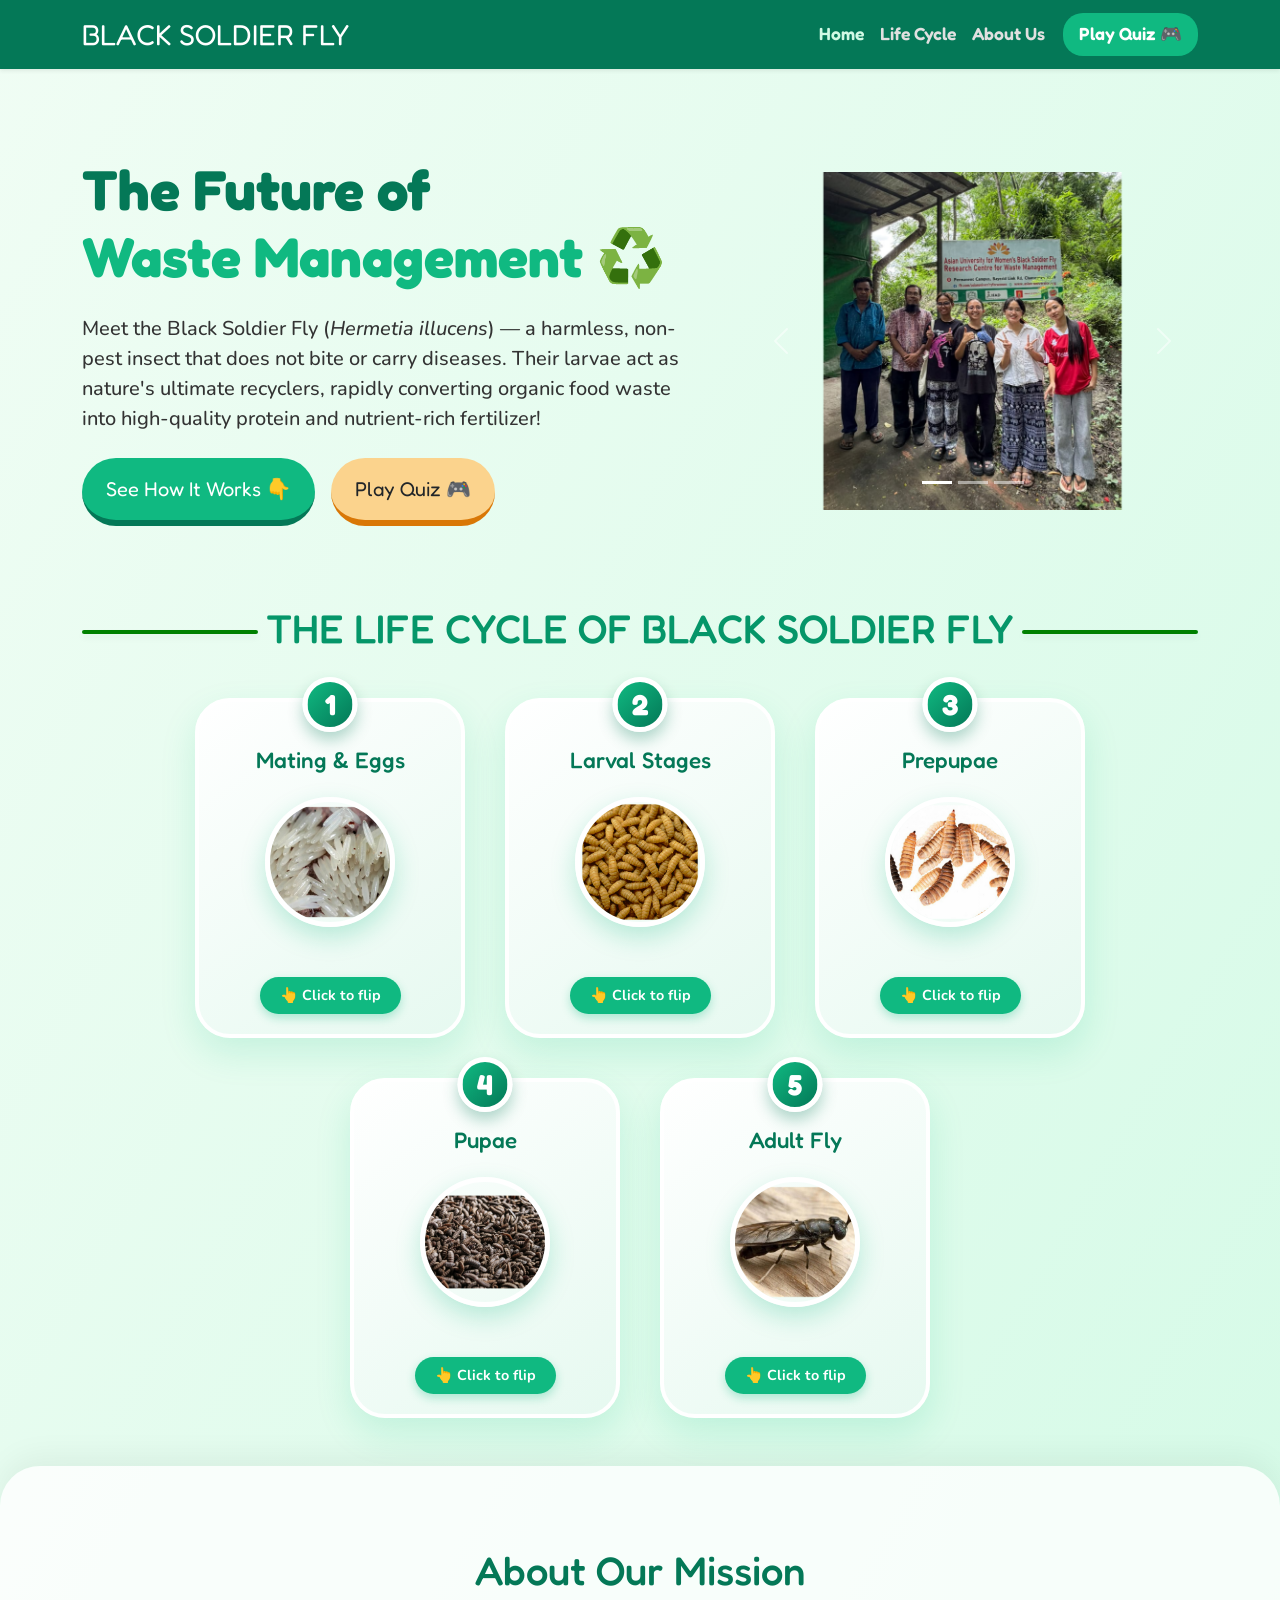
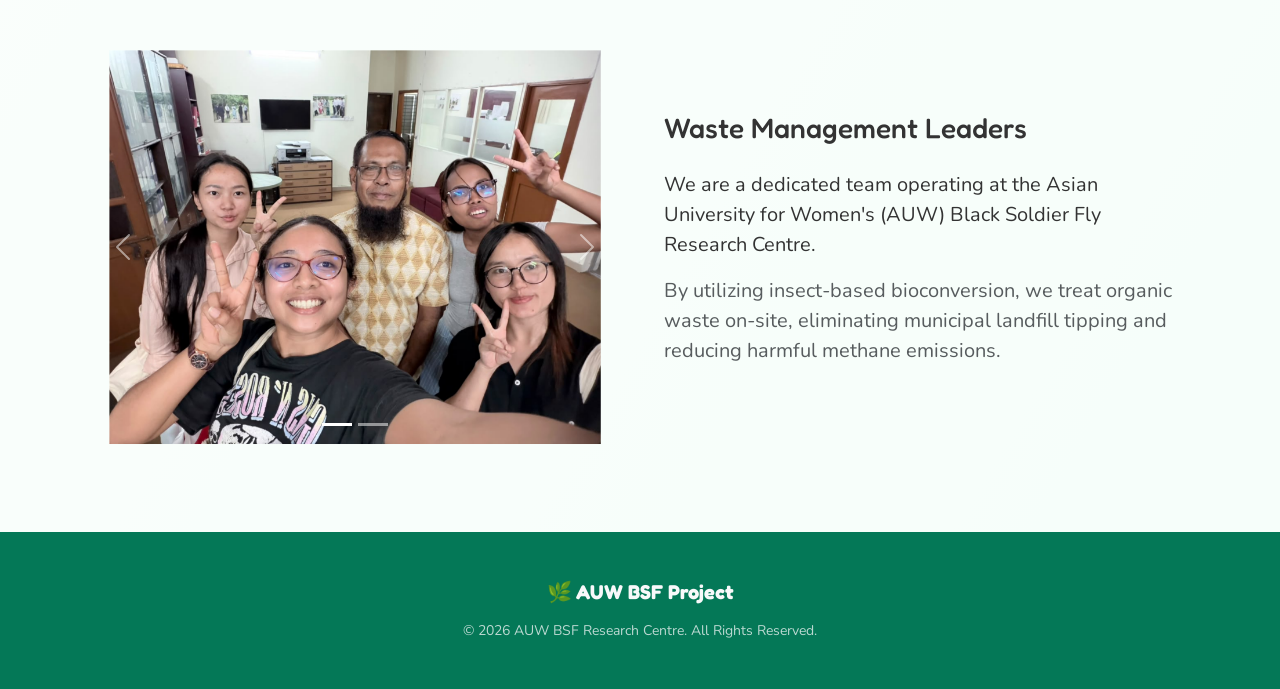
<file: index.html>
<!doctype html>
<html lang="en">
  <head>
    <meta charset="UTF-8" />
    <meta name="viewport" content="width=device-width, initial-scale=1.0" />
    <title>BSF Eco Project</title>

    <!-- Offline Bootstrap 5 CSS -->
    <link href="css/bootstrap.min.css" rel="stylesheet" />
    <!-- Fun Google Fonts -->
    <link
      href="https://fonts.googleapis.com/css2?family=Fredoka:wght@500;600;700&family=Nunito:wght@400;600;700;800&display=swap"
      rel="stylesheet"
    />
    <!-- Cleaned External CSS -->
    <link href="css/index.css" rel="stylesheet" />
  </head>
  <body data-bs-spy="scroll" data-bs-target=".navbar" data-bs-offset="80">
    <!-- Responsive Navigation Bar -->
    <nav class="navbar navbar-expand-lg fixed-top shadow-sm">
      <div class="container">
        <a class="navbar-brand font-display" href="#home">
          <!-- Shows only on medium and larger screens (Tablets/Desktops) -->
          <span class="d-none d-md-inline">BLACK SOLDIER FLY</span>
          <span class="d-inline d-md-none">BSF</span>
        </a>
        <button
          class="navbar-toggler custom-toggler"
          type="button"
          data-bs-toggle="collapse"
          data-bs-target="#navbarNav"
        >
          <span class="navbar-toggler-icon"></span>
        </button>
        <div
          class="collapse navbar-collapse justify-content-end"
          id="navbarNav"
        >
          <ul class="navbar-nav">
            <li class="nav-item">
              <a class="nav-link font-display" href="#home">Home</a>
            </li>
            <li class="nav-item">
              <a class="nav-link font-display" href="#process">Life Cycle</a>
            </li>
            <li class="nav-item">
              <a class="nav-link font-display" href="#about">About Us</a>
            </li>
            <li class="nav-item">
              <a class="nav-link font-display quiz-link" href="quiz.html"
                >Play Quiz 🎮</a
              >
            </li>
          </ul>
        </div>
      </div>
    </nav>

    <!-- 1. Modern, Engaging Hero Section -->
    <section id="home" class="hero-section">
      <div class="container">
        <div class="row align-items-center">
          <!-- Text Side (Left) -->
          <div
            class="col-lg-7 order-2 order-lg-1 text-center text-lg-start mb-5 mb-lg-0 pe-lg-5 hero-text-box"
          >
            <h1
              class="display-4 font-display fw-bold mb-4"
              style="color: var(--brand-darker); line-height: 1.2"
            >
              The Future of <br />
              <span style="color: var(--brand)">Waste Management ♻️</span>
            </h1>
            <p class="lead mb-4 fw-medium" style="font-size: 1.25rem">
              Meet the Black Soldier Fly (<i>Hermetia illucens</i>) — a
              harmless, non-pest insect that does not bite or carry diseases.
              Their larvae act as nature's ultimate recyclers, rapidly
              converting organic food waste into high-quality protein and
              nutrient-rich fertilizer!
            </p>
            <div
              class="d-flex flex-column flex-sm-row gap-3 justify-content-center justify-content-lg-start mt-4"
            >
              <a
                href="#process"
                class="btn btn-3d btn-primary-custom font-display fs-5 px-4 py-3 text-decoration-none"
              >
                See How It Works 👇
              </a>
              <a
                href="quiz.html"
                class="btn btn-3d font-display fs-5 px-4 py-3 text-dark text-decoration-none"
                style="
                  background-color: #fbd38d;
                  border: none;
                  border-bottom: 6px solid #d97706;
                  border-radius: 50px;
                "
              >
                Play Quiz 🎮
              </a>
            </div>
          </div>

          <!-- Visual Side (Right - The Carousel) -->
          <div class="col-lg-5 order-1 order-lg-2 mb-5 mb-lg-0">
            <div
              id="bsfCarousel"
              class="carousel slide"
              data-bs-ride="carousel"
            >
              <div
                class="carousel-indicators"
                id="carousel-indicators-container"
              ></div>
              <div class="carousel-inner" id="carousel-inner-container"></div>

              <button
                class="carousel-control-prev"
                type="button"
                data-bs-target="#bsfCarousel"
                data-bs-slide="prev"
              >
                <span class="carousel-control-prev-icon"></span>
              </button>
              <button
                class="carousel-control-next"
                type="button"
                data-bs-target="#bsfCarousel"
                data-bs-slide="next"
              >
                <span class="carousel-control-next-icon"></span>
              </button>
            </div>
          </div>
        </div>
      </div>
    </section>

    <!-- 2. The Life Cycle Flip Cards Section -->
    <section id="process" class="pt-2 pb-5">
      <div class="container text-center">
        <!-- Process Section Divider -->
        <div class="custom-divider mb-2">
          <div class="divider-line"></div>
          <!-- <span class="divider-icon">🔄</span> -->
          <span>
            <h4 class="font-display section-subtitle mx-2">
              THE LIFE CYCLE OF BLACK SOLDIER FLY
            </h4>
          </span>
          <div class="divider-line"></div>
        </div>

        <!-- JavaScript will inject the flip cards here -->
        <div id="flip-card-container" class="flip-card-container"></div>
      </div>
    </section>

    <!-- About Us Section -->
    <section id="about">
      <div class="container">
        <h2 class="section-title font-display text-center">
          About Our Mission
        </h2>
        <div class="row align-items-center mt-5">
          <div class="col-md-6 mb-4 mb-md-0 text-center">
            <div
              id="aboutCarousel"
              class="carousel slide"
              data-bs-ride="carousel"
            >
              <div
                class="carousel-indicators"
                id="about-indicators-container"
              ></div>
              <div class="carousel-inner" id="about-inner-container"></div>

              <button
                class="carousel-control-prev"
                type="button"
                data-bs-target="#aboutCarousel"
                data-bs-slide="prev"
              >
                <span class="carousel-control-prev-icon"></span>
              </button>
              <button
                class="carousel-control-next"
                type="button"
                data-bs-target="#aboutCarousel"
                data-bs-slide="next"
              >
                <span class="carousel-control-next-icon"></span>
              </button>
            </div>
          </div>

          <div class="col-md-6 about-text px-md-4">
            <h3 class="font-display text-brand-dark mb-4">
              Waste Management Leaders
            </h3>
            <p class="fs-5">
              We are a dedicated team operating at the Asian University for
              Women's (AUW) Black Soldier Fly Research Centre.
            </p>
            <p class="fs-5 text-muted">
              By utilizing insect-based bioconversion, we treat organic waste
              on-site, eliminating municipal landfill tipping and reducing
              harmful methane emissions.
            </p>
            <!-- <a
              href="quiz.html"
              class="btn btn-3d btn-primary-custom font-display mt-3"
              >Take the Quiz! 🚀</a
            > -->
          </div>
        </div>
      </div>
    </section>

    <!-- Footer -->
    <footer class="footer-custom py-5">
      <div class="container text-center text-light">
        <h5 class="font-display fw-bold mb-3">🌿 AUW BSF Project</h5>
        <p class="small opacity-75 mb-0">
          &copy; 2026 AUW BSF Research Centre. All Rights Reserved.
        </p>
      </div>
    </footer>
    <script src="js/bootstrap.bundle.min.js"></script>
    <script src="js/index.js"></script>
  </body>
</html>
</file>
<file: css/index.css>
:root {
  --brand-light: #d1fae5;
  --brand: #10b981;
  --brand-dark: #059669;
  --brand-darker: #047857;
}

body {
  font-family: "Nunito", sans-serif;
  color: #333;
  padding-top: 76px;
  background: linear-gradient(120deg, #f0fdf4, #d1fae5);
}

.font-display {
  font-family: "Fredoka", sans-serif;
}

/* Navbar Styling */
.navbar {
  background-color: var(--brand-darker);
}
.navbar-brand {
  color: #fff !important;
  font-size: 1.8rem;
}
.nav-link {
  color: #e0e0e0 !important;
  font-weight: 600;
  font-size: 1.1rem;
  transition: color 0.3s ease;
}
.nav-link:hover,
.nav-link.active {
  color: var(--brand-light) !important;
}
.quiz-link {
  background-color: var(--brand);
  border-radius: 20px;
  padding: 8px 16px !important;
  color: white !important;
  margin-left: 10px;
}

/* Sections */
section {
  padding: 80px 0;
}
.section-title {
  color: var(--brand-darker);
  font-size: 2.5rem;
  margin-bottom: 40px;
}
.section-subtitle {
  color: var(--brand-dark);
  font-size: 2.5rem;
}

#about {
  background-color: rgba(255, 255, 255, 0.8);
  border-radius: 40px 40px 0 0;
  box-shadow: 0 -10px 30px rgba(0, 0, 0, 0.05);
}

/* 3D Button */
.btn-3d {
  transition: all 0.15s ease;
}
.btn-3d:active {
  transform: translateY(4px);
  border-bottom-width: 2px !important;
}
.btn-primary-custom {
  background-color: var(--brand);
  color: white;
  border: none;
  border-bottom: 6px solid var(--brand-darker);
  border-radius: 50px;
  padding: 12px 30px;
  font-size: 1.2rem;
}
.btn-primary-custom:hover {
  background-color: var(--brand-dark);
  color: white;
}

/* --- Engaging Hero Section Enhancements --- */
.hero-section {
  padding-bottom: 60px;
}
.hero-text-box {
  animation: fadeInText 0.8s ease-out forwards;
}
@keyframes fadeInText {
  from {
    opacity: 0;
    transform: translateX(-30px);
  }
  to {
    opacity: 1;
    transform: translateX(0);
  }
}
.hero-carousel-wrapper {
  position: relative;
  z-index: 1;
  animation: fadeInImage 1s ease-out forwards;
}
@keyframes fadeInImage {
  from {
    opacity: 0;
    transform: translateY(30px);
  }
  to {
    opacity: 1;
    transform: translateY(0);
  }
}

/* --- Clean, Responsive Image Carousels --- */
#bsfCarousel,
#aboutCarousel {
  border: none !important;
  background-color: transparent !important;
  box-shadow: none !important; /* Removes the background board/shadow */
  border-radius: 1rem; /* Slightly rounded corners */
  overflow: hidden;
  width: 100%;
}

#bsfCarousel .carousel-item,
#aboutCarousel .carousel-item {
  width: 100%;
  aspect-ratio: 4 / 3; /* Responsive: keeps the shape consistent on all screens */
  max-height: 450px; /* Prevents it from getting too massive on large monitors */
}

#bsfCarousel .carousel-item img,
#aboutCarousel .carousel-item img {
  width: 100%;
  height: 100%;
  object-fit: cover; /* Ensures the image fills the space without stretching */
  border-radius: 1rem; /* Applies the rounded corners to the images themselves */
}

/* Optional: Removes animations related to the old backdrop if you still have them */
.hero-carousel-wrapper,
.carousel-backdrop {
  display: none !important;
}

/* --- Ultra-Engaging Flip Cards --- */
.flip-card-container {
  display: flex;
  flex-wrap: wrap;
  justify-content: center;
  gap: 40px;
  max-width: 1000px;
  margin: 0 auto;
}

.flip-card {
  width: 270px;
  height: 340px;
  perspective: 1000px;
  cursor: pointer;
  transition: transform 0.3s ease;
}
.flip-card:hover {
  transform: translateY(-10px);
}
.flip-card-inner {
  position: relative;
  width: 100%;
  height: 100%;
  text-align: center;
  transition: transform 0.8s cubic-bezier(0.175, 0.885, 0.32, 1.275);
  transform-style: preserve-3d;
}
.flip-card.flipped .flip-card-inner {
  transform: rotateY(180deg);
}
.flip-card-front,
.flip-card-back {
  position: absolute;
  width: 100%;
  height: 100%;
  backface-visibility: hidden;
  border-radius: 35px;
  padding: 30px 20px 20px 20px;
  display: flex;
  flex-direction: column;
  justify-content: flex-start;
  align-items: center;
}
.flip-card-front {
  background: linear-gradient(145deg, #ffffff 0%, #e6f9f0 100%);
  border: 4px solid white;
  box-shadow: 0 15px 35px rgba(16, 185, 129, 0.15);
}
.flip-card-front h5 {
  margin-top: 15px;
  font-size: 1.4rem;
  color: var(--brand-darker);
}
.flip-card-front img {
  width: 130px;
  height: 130px;
  object-fit: cover;
  border-radius: 50%;
  margin: 15px 0;
  border: 5px solid white;
  box-shadow: 0 10px 25px rgba(16, 185, 129, 0.25);
  transition: transform 0.4s ease;
}
.flip-card:hover .flip-card-front img {
  transform: scale(1.08) rotate(5deg);
}
.step-number {
  background: linear-gradient(135deg, var(--brand), var(--brand-darker));
  color: white;
  width: 55px;
  height: 55px;
  border-radius: 50%;
  display: flex;
  align-items: center;
  justify-content: center;
  font-weight: bold;
  font-size: 1.8rem;
  position: absolute;
  top: -25px;
  left: 50%;
  transform: translateX(-50%);
  border: 5px solid white;
  box-shadow: 0 8px 15px rgba(4, 120, 87, 0.3);
  font-family: "Fredoka", sans-serif;
}
.click-hint {
  font-size: 0.9rem;
  color: white;
  background-color: var(--brand);
  padding: 8px 20px;
  border-radius: 20px;
  font-weight: bold;
  margin-top: auto;
  box-shadow: 0 4px 10px rgba(16, 185, 129, 0.3);
  animation: bounce-hint 2s infinite;
}
@keyframes bounce-hint {
  0%,
  100% {
    transform: translateY(0);
  }
  50% {
    transform: translateY(-5px);
  }
}
.flip-card-back {
  background: linear-gradient(135deg, var(--brand), var(--brand-darker));
  color: white;
  transform: rotateY(180deg);
  border: 4px solid var(--brand-light);
  box-shadow: 0 15px 35px rgba(4, 120, 87, 0.3);
  justify-content: center;
}
.flip-card-back h5 {
  font-size: 1.6rem;
  margin-bottom: 15px;
  text-shadow: 0 2px 5px rgba(0, 0, 0, 0.2);
}
.flip-card-back p {
  font-size: 1.05rem;
  line-height: 1.6;
  opacity: 0.95;
}
.footer-custom {
  background-color: var(--brand-darker);
}

/* --- Full-Width Process Divider --- */
.custom-divider {
  display: flex;
  align-items: center;
  justify-content: center;
  width: 100%; /* Forces the line to take up the full container */
  padding: 10px 0 30px 0;
}

.divider-line {
  flex-grow: 1;
  height: 4px;
  background-color: green; /* Clean white line */
  border-radius: 10px;
  box-shadow: 0 4px 6px rgba(0, 0, 0, 0.05);
}

.divider-icon {
  font-size: 2.2rem;
  margin: 0 25px;
  animation: spin-process 5s linear infinite; /* Smooth continuous spin */
}
</file>
